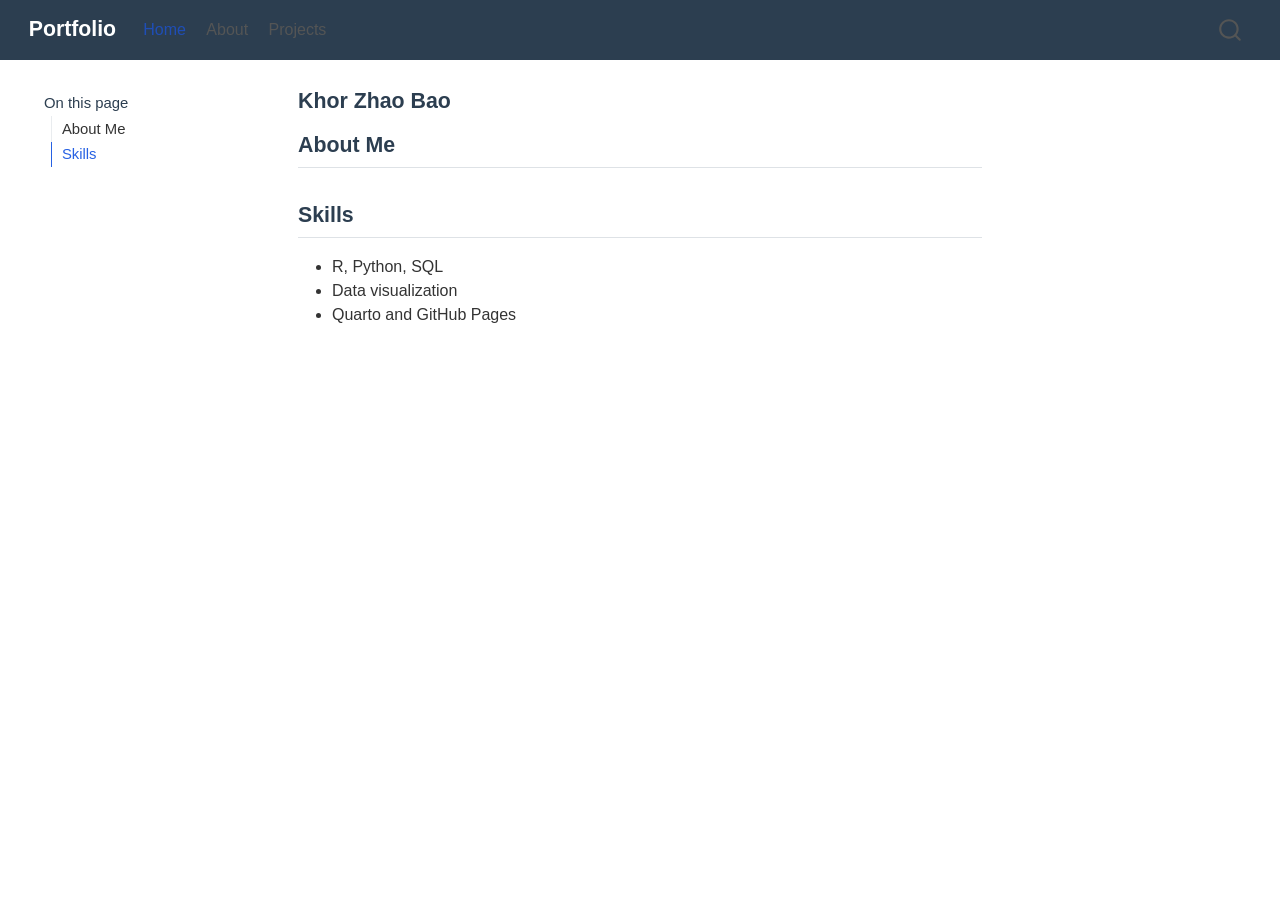
<file: docs/index.html>
<!DOCTYPE html>
<html xmlns="http://www.w3.org/1999/xhtml" lang="en" xml:lang="en"><head>

<meta charset="utf-8">
<meta name="generator" content="quarto-1.9.37">

<meta name="viewport" content="width=device-width, initial-scale=1.0, user-scalable=yes">


<title>Khor Zhao Bao – Portfolio</title>
<style>
/* Default styles provided by pandoc.
** See https://pandoc.org/MANUAL.html#variables-for-html for config info.
*/
code{white-space: pre-wrap;}
span.smallcaps{font-variant: small-caps;}
div.columns{display: flex; gap: min(4vw, 1.5em);}
div.column{flex: auto; overflow-x: auto;}
div.hanging-indent{margin-left: 1.5em; text-indent: -1.5em;}
ul.task-list{list-style: none;}
ul.task-list li input[type="checkbox"] {
  width: 0.8em;
  margin: 0 0.8em 0.2em -1em; /* quarto-specific, see https://github.com/quarto-dev/quarto-cli/issues/4556 */ 
  vertical-align: middle;
}
</style>


<script src="site_libs/quarto-nav/quarto-nav.js"></script>
<script src="site_libs/quarto-nav/headroom.min.js"></script>
<script src="site_libs/clipboard/clipboard.min.js"></script>
<script src="site_libs/quarto-search/autocomplete.umd.js"></script>
<script src="site_libs/quarto-search/fuse.min.js"></script>
<script src="site_libs/quarto-search/quarto-search.js"></script>
<meta name="quarto:offset" content="./">
<script src="site_libs/quarto-html/quarto.js" type="module"></script>
<script src="site_libs/quarto-html/tabsets/tabsets.js" type="module"></script>
<script src="site_libs/quarto-html/popper.min.js"></script>
<script src="site_libs/quarto-html/tippy.umd.min.js"></script>
<script src="site_libs/quarto-html/anchor.min.js"></script>
<link href="site_libs/quarto-html/tippy.css" rel="stylesheet">
<link href="site_libs/quarto-html/quarto-syntax-highlighting-7f8f88aac4f3542376d5c11b86a4c14d.css" rel="stylesheet" id="quarto-text-highlighting-styles">
<script src="site_libs/bootstrap/bootstrap.min.js"></script>
<link href="site_libs/bootstrap/bootstrap-icons.css" rel="stylesheet">
<link href="site_libs/bootstrap/bootstrap-a0f9fd0d421825b736dc1bbcbcba2219.min.css" rel="stylesheet" append-hash="true" id="quarto-bootstrap" data-mode="light">
<script id="quarto-search-options" type="application/json">{
  "location": "navbar",
  "copy-button": false,
  "collapse-after": 3,
  "panel-placement": "end",
  "type": "overlay",
  "limit": 50,
  "keyboard-shortcut": [
    "f",
    "/",
    "s"
  ],
  "show-item-context": false,
  "language": {
    "search-no-results-text": "No results",
    "search-matching-documents-text": "matching documents",
    "search-copy-link-title": "Copy link to search",
    "search-hide-matches-text": "Hide additional matches",
    "search-more-match-text": "more match in this document",
    "search-more-matches-text": "more matches in this document",
    "search-clear-button-title": "Clear",
    "search-text-placeholder": "",
    "search-detached-cancel-button-title": "Cancel",
    "search-submit-button-title": "Submit",
    "search-label": "Search"
  }
}</script>


<link rel="stylesheet" href="styles.css">
</head>

<body class="floating nav-fixed quarto-light">

<div id="quarto-search-results"></div>
  <header id="quarto-header" class="headroom fixed-top">
    <nav class="navbar navbar-expand-lg " data-bs-theme="dark">
      <div class="navbar-container container-fluid">
      <div class="navbar-brand-container mx-auto">
    <a class="navbar-brand" href="./index.html">
    <span class="navbar-title">Portfolio</span>
    </a>
  </div>
            <div id="quarto-search" class="" title="Search"></div>
          <button class="navbar-toggler" type="button" data-bs-toggle="collapse" data-bs-target="#navbarCollapse" aria-controls="navbarCollapse" role="menu" aria-expanded="false" aria-label="Toggle navigation" onclick="if (window.quartoToggleHeadroom) { window.quartoToggleHeadroom(); }">
  <span class="navbar-toggler-icon"></span>
</button>
          <div class="collapse navbar-collapse" id="navbarCollapse">
            <ul class="navbar-nav navbar-nav-scroll me-auto">
  <li class="nav-item">
    <a class="nav-link active" href="./index.html" aria-current="page"> 
<span class="menu-text">Home</span></a>
  </li>  
  <li class="nav-item">
    <a class="nav-link" href="./about.html"> 
<span class="menu-text">About</span></a>
  </li>  
  <li class="nav-item">
    <a class="nav-link" href="./projects.html"> 
<span class="menu-text">Projects</span></a>
  </li>  
</ul>
          </div> <!-- /navcollapse -->
            <div class="quarto-navbar-tools">
</div>
      </div> <!-- /container-fluid -->
    </nav>
</header>
<!-- content -->
<div id="quarto-content" class="quarto-container page-columns page-rows-contents page-layout-article page-navbar">
<!-- sidebar -->
  <nav id="quarto-sidebar" class="sidebar collapse collapse-horizontal quarto-sidebar-collapse-item sidebar-navigation floating overflow-auto">
    <nav id="TOC" role="doc-toc" class="toc-active">
    <h2 id="toc-title">On this page</h2>
   
  <ul>
  <li><a href="#about-me" id="toc-about-me" class="nav-link active" data-scroll-target="#about-me">About Me</a></li>
  <li><a href="#skills" id="toc-skills" class="nav-link" data-scroll-target="#skills">Skills</a></li>
  </ul>
</nav>
</nav>
<div id="quarto-sidebar-glass" class="quarto-sidebar-collapse-item" data-bs-toggle="collapse" data-bs-target=".quarto-sidebar-collapse-item"></div>
<!-- margin-sidebar -->
    <div id="quarto-margin-sidebar" class="sidebar margin-sidebar zindex-bottom">
    </div>
<!-- main -->
<main class="content" id="quarto-document-content">

<header id="title-block-header" class="quarto-title-block default">
<div class="quarto-title">
<h1 class="title">Khor Zhao Bao</h1>
</div>



<div class="quarto-title-meta">

    
  
    
  </div>
  


</header>


<section id="about-me" class="level2">
<h2 class="anchored" data-anchor-id="about-me">About Me</h2>
</section>
<section id="skills" class="level2">
<h2 class="anchored" data-anchor-id="skills">Skills</h2>
<ul>
<li>R, Python, SQL</li>
<li>Data visualization</li>
<li>Quarto and GitHub Pages</li>
</ul>


</section>

</main> <!-- /main -->
<script id="quarto-html-after-body" type="application/javascript">
  window.document.addEventListener("DOMContentLoaded", function (event) {
    const icon = "";
    const anchorJS = new window.AnchorJS();
    anchorJS.options = {
      placement: 'right',
      icon: icon
    };
    anchorJS.add('.anchored');
    const isCodeAnnotation = (el) => {
      for (const clz of el.classList) {
        if (clz.startsWith('code-annotation-')) {                     
          return true;
        }
      }
      return false;
    }
    const onCopySuccess = function(e) {
      // button target
      const button = e.trigger;
      // don't keep focus
      button.blur();
      // flash "checked"
      button.classList.add('code-copy-button-checked');
      var currentTitle = button.getAttribute("title");
      button.setAttribute("title", "Copied!");
      let tooltip;
      if (window.bootstrap) {
        button.setAttribute("data-bs-toggle", "tooltip");
        button.setAttribute("data-bs-placement", "left");
        button.setAttribute("data-bs-title", "Copied!");
        tooltip = new bootstrap.Tooltip(button, 
          { trigger: "manual", 
            customClass: "code-copy-button-tooltip",
            offset: [0, -8]});
        tooltip.show();    
      }
      setTimeout(function() {
        if (tooltip) {
          tooltip.hide();
          button.removeAttribute("data-bs-title");
          button.removeAttribute("data-bs-toggle");
          button.removeAttribute("data-bs-placement");
        }
        button.setAttribute("title", currentTitle);
        button.classList.remove('code-copy-button-checked');
      }, 1000);
      // clear code selection
      e.clearSelection();
    }
    const getTextToCopy = function(trigger) {
      const outerScaffold = trigger.parentElement.cloneNode(true);
      const codeEl = outerScaffold.querySelector('code');
      for (const childEl of codeEl.children) {
        if (isCodeAnnotation(childEl)) {
          childEl.remove();
        }
      }
      return codeEl.innerText;
    }
    const clipboard = new window.ClipboardJS('.code-copy-button:not([data-in-quarto-modal])', {
      text: getTextToCopy
    });
    clipboard.on('success', onCopySuccess);
    if (window.document.getElementById('quarto-embedded-source-code-modal')) {
      const clipboardModal = new window.ClipboardJS('.code-copy-button[data-in-quarto-modal]', {
        text: getTextToCopy,
        container: window.document.getElementById('quarto-embedded-source-code-modal')
      });
      clipboardModal.on('success', onCopySuccess);
    }
      var localhostRegex = new RegExp(/^(?:http|https):\/\/localhost\:?[0-9]*\//);
      var mailtoRegex = new RegExp(/^mailto:/);
        var filterRegex = new RegExp('/' + window.location.host + '/');
      var isInternal = (href) => {
          return filterRegex.test(href) || localhostRegex.test(href) || mailtoRegex.test(href);
      }
      // Inspect non-navigation links and adorn them if external
     var links = window.document.querySelectorAll('a[href]:not(.nav-link):not(.navbar-brand):not(.toc-action):not(.sidebar-link):not(.sidebar-item-toggle):not(.pagination-link):not(.no-external):not([aria-hidden]):not(.dropdown-item):not(.quarto-navigation-tool):not(.about-link)');
      for (var i=0; i<links.length; i++) {
        const link = links[i];
        if (!isInternal(link.href)) {
          // undo the damage that might have been done by quarto-nav.js in the case of
          // links that we want to consider external
          if (link.dataset.originalHref !== undefined) {
            link.href = link.dataset.originalHref;
          }
        }
      }
    function tippyHover(el, contentFn, onTriggerFn, onUntriggerFn) {
      const config = {
        allowHTML: true,
        maxWidth: 500,
        delay: 100,
        arrow: false,
        appendTo: function(el) {
            return el.parentElement;
        },
        interactive: true,
        interactiveBorder: 10,
        theme: 'quarto',
        placement: 'bottom-start',
      };
      if (contentFn) {
        config.content = contentFn;
      }
      if (onTriggerFn) {
        config.onTrigger = onTriggerFn;
      }
      if (onUntriggerFn) {
        config.onUntrigger = onUntriggerFn;
      }
      window.tippy(el, config); 
    }
    const noterefs = window.document.querySelectorAll('a[role="doc-noteref"]');
    for (var i=0; i<noterefs.length; i++) {
      const ref = noterefs[i];
      tippyHover(ref, function() {
        // use id or data attribute instead here
        let href = ref.getAttribute('data-footnote-href') || ref.getAttribute('href');
        try { href = new URL(href).hash; } catch {}
        const id = href.replace(/^#\/?/, "");
        const note = window.document.getElementById(id);
        if (note) {
          return note.innerHTML;
        } else {
          return "";
        }
      });
    }
    const xrefs = window.document.querySelectorAll('a.quarto-xref');
    const processXRef = (id, note) => {
      // Strip column container classes
      const stripColumnClz = (el) => {
        el.classList.remove("page-full", "page-columns");
        if (el.children) {
          for (const child of el.children) {
            stripColumnClz(child);
          }
        }
      }
      stripColumnClz(note)
      if (id === null || id.startsWith('sec-')) {
        // Special case sections, only their first couple elements
        const container = document.createElement("div");
        if (note.children && note.children.length > 2) {
          container.appendChild(note.children[0].cloneNode(true));
          for (let i = 1; i < note.children.length; i++) {
            const child = note.children[i];
            if (child.tagName === "P" && child.innerText === "") {
              continue;
            } else {
              container.appendChild(child.cloneNode(true));
              break;
            }
          }
          if (window.Quarto?.typesetMath) {
            window.Quarto.typesetMath(container);
          }
          return container.innerHTML
        } else {
          if (window.Quarto?.typesetMath) {
            window.Quarto.typesetMath(note);
          }
          return note.innerHTML;
        }
      } else {
        // Remove any anchor links if they are present
        const anchorLink = note.querySelector('a.anchorjs-link');
        if (anchorLink) {
          anchorLink.remove();
        }
        if (window.Quarto?.typesetMath) {
          window.Quarto.typesetMath(note);
        }
        if (note.classList.contains("callout")) {
          return note.outerHTML;
        } else {
          return note.innerHTML;
        }
      }
    }
    for (var i=0; i<xrefs.length; i++) {
      const xref = xrefs[i];
      tippyHover(xref, undefined, function(instance) {
        instance.disable();
        let url = xref.getAttribute('href');
        let hash = undefined; 
        if (url.startsWith('#')) {
          hash = url;
        } else {
          try { hash = new URL(url).hash; } catch {}
        }
        if (hash) {
          const id = hash.replace(/^#\/?/, "");
          const note = window.document.getElementById(id);
          if (note !== null) {
            try {
              const html = processXRef(id, note.cloneNode(true));
              instance.setContent(html);
            } finally {
              instance.enable();
              instance.show();
            }
          } else {
            // See if we can fetch this
            fetch(url.split('#')[0])
            .then(res => res.text())
            .then(html => {
              const parser = new DOMParser();
              const htmlDoc = parser.parseFromString(html, "text/html");
              const note = htmlDoc.getElementById(id);
              if (note !== null) {
                const html = processXRef(id, note);
                instance.setContent(html);
              } 
            }).finally(() => {
              instance.enable();
              instance.show();
            });
          }
        } else {
          // See if we can fetch a full url (with no hash to target)
          // This is a special case and we should probably do some content thinning / targeting
          fetch(url)
          .then(res => res.text())
          .then(html => {
            const parser = new DOMParser();
            const htmlDoc = parser.parseFromString(html, "text/html");
            const note = htmlDoc.querySelector('main.content');
            if (note !== null) {
              // This should only happen for chapter cross references
              // (since there is no id in the URL)
              // remove the first header
              if (note.children.length > 0 && note.children[0].tagName === "HEADER") {
                note.children[0].remove();
              }
              const html = processXRef(null, note);
              instance.setContent(html);
            } 
          }).finally(() => {
            instance.enable();
            instance.show();
          });
        }
      }, function(instance) {
      });
    }
        let selectedAnnoteEl;
        const selectorForAnnotation = ( cell, annotation) => {
          let cellAttr = 'data-code-cell="' + cell + '"';
          let lineAttr = 'data-code-annotation="' +  annotation + '"';
          const selector = 'span[' + cellAttr + '][' + lineAttr + ']';
          return selector;
        }
        const selectCodeLines = (annoteEl) => {
          const doc = window.document;
          const targetCell = annoteEl.getAttribute("data-target-cell");
          const targetAnnotation = annoteEl.getAttribute("data-target-annotation");
          const annoteSpan = window.document.querySelector(selectorForAnnotation(targetCell, targetAnnotation));
          const lines = annoteSpan.getAttribute("data-code-lines").split(",");
          const lineIds = lines.map((line) => {
            return targetCell + "-" + line;
          })
          let top = null;
          let height = null;
          let parent = null;
          if (lineIds.length > 0) {
              //compute the position of the single el (top and bottom and make a div)
              const el = window.document.getElementById(lineIds[0]);
              top = el.offsetTop;
              height = el.offsetHeight;
              parent = el.parentElement.parentElement;
            if (lineIds.length > 1) {
              const lastEl = window.document.getElementById(lineIds[lineIds.length - 1]);
              const bottom = lastEl.offsetTop + lastEl.offsetHeight;
              height = bottom - top;
            }
            if (top !== null && height !== null && parent !== null) {
              // cook up a div (if necessary) and position it 
              let div = window.document.getElementById("code-annotation-line-highlight");
              if (div === null) {
                div = window.document.createElement("div");
                div.setAttribute("id", "code-annotation-line-highlight");
                div.style.position = 'absolute';
                parent.appendChild(div);
              }
              div.style.top = top - 2 + "px";
              div.style.height = height + 4 + "px";
              div.style.left = 0;
              let gutterDiv = window.document.getElementById("code-annotation-line-highlight-gutter");
              if (gutterDiv === null) {
                gutterDiv = window.document.createElement("div");
                gutterDiv.setAttribute("id", "code-annotation-line-highlight-gutter");
                gutterDiv.style.position = 'absolute';
                const codeCell = window.document.getElementById(targetCell);
                const gutter = codeCell.querySelector('.code-annotation-gutter');
                gutter.appendChild(gutterDiv);
              }
              gutterDiv.style.top = top - 2 + "px";
              gutterDiv.style.height = height + 4 + "px";
            }
            selectedAnnoteEl = annoteEl;
          }
        };
        const unselectCodeLines = () => {
          const elementsIds = ["code-annotation-line-highlight", "code-annotation-line-highlight-gutter"];
          elementsIds.forEach((elId) => {
            const div = window.document.getElementById(elId);
            if (div) {
              div.remove();
            }
          });
          selectedAnnoteEl = undefined;
        };
          // Handle positioning of the toggle
      window.addEventListener(
        "resize",
        throttle(() => {
          elRect = undefined;
          if (selectedAnnoteEl) {
            selectCodeLines(selectedAnnoteEl);
          }
        }, 10)
      );
      function throttle(fn, ms) {
      let throttle = false;
      let timer;
        return (...args) => {
          if(!throttle) { // first call gets through
              fn.apply(this, args);
              throttle = true;
          } else { // all the others get throttled
              if(timer) clearTimeout(timer); // cancel #2
              timer = setTimeout(() => {
                fn.apply(this, args);
                timer = throttle = false;
              }, ms);
          }
        };
      }
        // Attach click handler to the DT
        const annoteDls = window.document.querySelectorAll('dt[data-target-cell]');
        for (const annoteDlNode of annoteDls) {
          annoteDlNode.addEventListener('click', (event) => {
            const clickedEl = event.target;
            if (clickedEl !== selectedAnnoteEl) {
              unselectCodeLines();
              const activeEl = window.document.querySelector('dt[data-target-cell].code-annotation-active');
              if (activeEl) {
                activeEl.classList.remove('code-annotation-active');
              }
              selectCodeLines(clickedEl);
              clickedEl.classList.add('code-annotation-active');
            } else {
              // Unselect the line
              unselectCodeLines();
              clickedEl.classList.remove('code-annotation-active');
            }
          });
        }
    const findCites = (el) => {
      const parentEl = el.parentElement;
      if (parentEl) {
        const cites = parentEl.dataset.cites;
        if (cites) {
          return {
            el,
            cites: cites.split(' ')
          };
        } else {
          return findCites(el.parentElement)
        }
      } else {
        return undefined;
      }
    };
    var bibliorefs = window.document.querySelectorAll('a[role="doc-biblioref"]');
    for (var i=0; i<bibliorefs.length; i++) {
      const ref = bibliorefs[i];
      const citeInfo = findCites(ref);
      if (citeInfo) {
        tippyHover(citeInfo.el, function() {
          var popup = window.document.createElement('div');
          citeInfo.cites.forEach(function(cite) {
            var citeDiv = window.document.createElement('div');
            citeDiv.classList.add('hanging-indent');
            citeDiv.classList.add('csl-entry');
            var biblioDiv = window.document.getElementById('ref-' + cite);
            if (biblioDiv) {
              citeDiv.innerHTML = biblioDiv.innerHTML;
            }
            popup.appendChild(citeDiv);
          });
          return popup.innerHTML;
        });
      }
    }
  });
  </script>
</div> <!-- /content -->




</body></html>
</file>
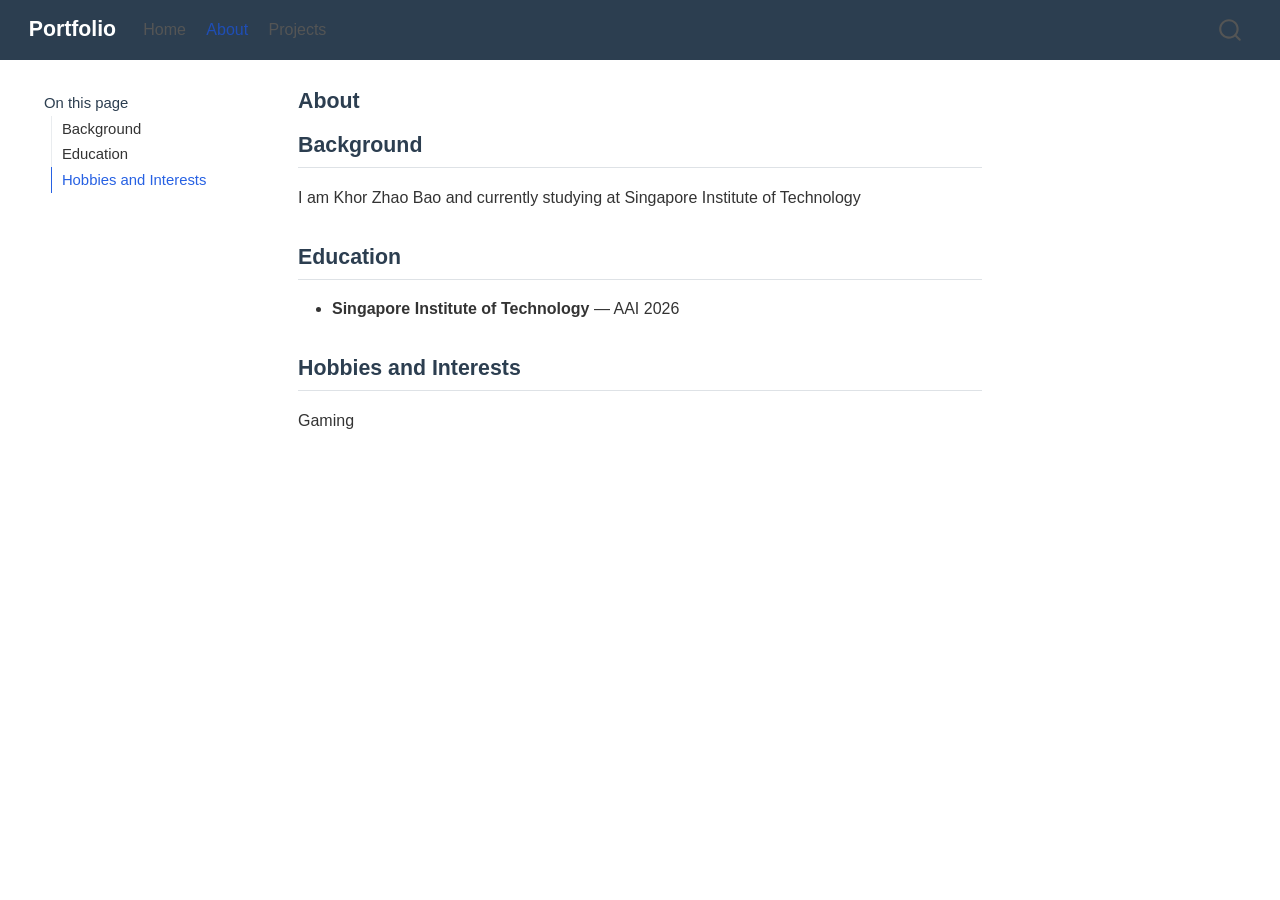
<file: docs/about.html>
<!DOCTYPE html>
<html xmlns="http://www.w3.org/1999/xhtml" lang="en" xml:lang="en"><head>

<meta charset="utf-8">
<meta name="generator" content="quarto-1.9.37">

<meta name="viewport" content="width=device-width, initial-scale=1.0, user-scalable=yes">


<title>About – Portfolio</title>
<style>
/* Default styles provided by pandoc.
** See https://pandoc.org/MANUAL.html#variables-for-html for config info.
*/
code{white-space: pre-wrap;}
span.smallcaps{font-variant: small-caps;}
div.columns{display: flex; gap: min(4vw, 1.5em);}
div.column{flex: auto; overflow-x: auto;}
div.hanging-indent{margin-left: 1.5em; text-indent: -1.5em;}
ul.task-list{list-style: none;}
ul.task-list li input[type="checkbox"] {
  width: 0.8em;
  margin: 0 0.8em 0.2em -1em; /* quarto-specific, see https://github.com/quarto-dev/quarto-cli/issues/4556 */ 
  vertical-align: middle;
}
</style>


<script src="site_libs/quarto-nav/quarto-nav.js"></script>
<script src="site_libs/quarto-nav/headroom.min.js"></script>
<script src="site_libs/clipboard/clipboard.min.js"></script>
<script src="site_libs/quarto-search/autocomplete.umd.js"></script>
<script src="site_libs/quarto-search/fuse.min.js"></script>
<script src="site_libs/quarto-search/quarto-search.js"></script>
<meta name="quarto:offset" content="./">
<script src="site_libs/quarto-html/quarto.js" type="module"></script>
<script src="site_libs/quarto-html/tabsets/tabsets.js" type="module"></script>
<script src="site_libs/quarto-html/popper.min.js"></script>
<script src="site_libs/quarto-html/tippy.umd.min.js"></script>
<script src="site_libs/quarto-html/anchor.min.js"></script>
<link href="site_libs/quarto-html/tippy.css" rel="stylesheet">
<link href="site_libs/quarto-html/quarto-syntax-highlighting-7f8f88aac4f3542376d5c11b86a4c14d.css" rel="stylesheet" id="quarto-text-highlighting-styles">
<script src="site_libs/bootstrap/bootstrap.min.js"></script>
<link href="site_libs/bootstrap/bootstrap-icons.css" rel="stylesheet">
<link href="site_libs/bootstrap/bootstrap-a0f9fd0d421825b736dc1bbcbcba2219.min.css" rel="stylesheet" append-hash="true" id="quarto-bootstrap" data-mode="light">
<script id="quarto-search-options" type="application/json">{
  "location": "navbar",
  "copy-button": false,
  "collapse-after": 3,
  "panel-placement": "end",
  "type": "overlay",
  "limit": 50,
  "keyboard-shortcut": [
    "f",
    "/",
    "s"
  ],
  "show-item-context": false,
  "language": {
    "search-no-results-text": "No results",
    "search-matching-documents-text": "matching documents",
    "search-copy-link-title": "Copy link to search",
    "search-hide-matches-text": "Hide additional matches",
    "search-more-match-text": "more match in this document",
    "search-more-matches-text": "more matches in this document",
    "search-clear-button-title": "Clear",
    "search-text-placeholder": "",
    "search-detached-cancel-button-title": "Cancel",
    "search-submit-button-title": "Submit",
    "search-label": "Search"
  }
}</script>


<link rel="stylesheet" href="styles.css">
</head>

<body class="floating nav-fixed quarto-light">

<div id="quarto-search-results"></div>
  <header id="quarto-header" class="headroom fixed-top">
    <nav class="navbar navbar-expand-lg " data-bs-theme="dark">
      <div class="navbar-container container-fluid">
      <div class="navbar-brand-container mx-auto">
    <a class="navbar-brand" href="./index.html">
    <span class="navbar-title">Portfolio</span>
    </a>
  </div>
            <div id="quarto-search" class="" title="Search"></div>
          <button class="navbar-toggler" type="button" data-bs-toggle="collapse" data-bs-target="#navbarCollapse" aria-controls="navbarCollapse" role="menu" aria-expanded="false" aria-label="Toggle navigation" onclick="if (window.quartoToggleHeadroom) { window.quartoToggleHeadroom(); }">
  <span class="navbar-toggler-icon"></span>
</button>
          <div class="collapse navbar-collapse" id="navbarCollapse">
            <ul class="navbar-nav navbar-nav-scroll me-auto">
  <li class="nav-item">
    <a class="nav-link" href="./index.html"> 
<span class="menu-text">Home</span></a>
  </li>  
  <li class="nav-item">
    <a class="nav-link active" href="./about.html" aria-current="page"> 
<span class="menu-text">About</span></a>
  </li>  
  <li class="nav-item">
    <a class="nav-link" href="./projects.html"> 
<span class="menu-text">Projects</span></a>
  </li>  
</ul>
          </div> <!-- /navcollapse -->
            <div class="quarto-navbar-tools">
</div>
      </div> <!-- /container-fluid -->
    </nav>
</header>
<!-- content -->
<div id="quarto-content" class="quarto-container page-columns page-rows-contents page-layout-article page-navbar">
<!-- sidebar -->
  <nav id="quarto-sidebar" class="sidebar collapse collapse-horizontal quarto-sidebar-collapse-item sidebar-navigation floating overflow-auto">
    <nav id="TOC" role="doc-toc" class="toc-active">
    <h2 id="toc-title">On this page</h2>
   
  <ul>
  <li><a href="#background" id="toc-background" class="nav-link active" data-scroll-target="#background">Background</a></li>
  <li><a href="#education" id="toc-education" class="nav-link" data-scroll-target="#education">Education</a></li>
  <li><a href="#hobbies-and-interests" id="toc-hobbies-and-interests" class="nav-link" data-scroll-target="#hobbies-and-interests">Hobbies and Interests</a></li>
  </ul>
</nav>
</nav>
<div id="quarto-sidebar-glass" class="quarto-sidebar-collapse-item" data-bs-toggle="collapse" data-bs-target=".quarto-sidebar-collapse-item"></div>
<!-- margin-sidebar -->
    <div id="quarto-margin-sidebar" class="sidebar margin-sidebar zindex-bottom">
    </div>
<!-- main -->
<main class="content" id="quarto-document-content">

<header id="title-block-header" class="quarto-title-block default">
<div class="quarto-title">
<h1 class="title">About</h1>
</div>



<div class="quarto-title-meta">

    
  
    
  </div>
  


</header>


<section id="background" class="level2">
<h2 class="anchored" data-anchor-id="background">Background</h2>
<p>I am Khor Zhao Bao and currently studying at Singapore Institute of Technology</p>
</section>
<section id="education" class="level2">
<h2 class="anchored" data-anchor-id="education">Education</h2>
<ul>
<li><strong>Singapore Institute of Technology</strong> — AAI 2026</li>
</ul>
</section>
<section id="hobbies-and-interests" class="level2">
<h2 class="anchored" data-anchor-id="hobbies-and-interests">Hobbies and Interests</h2>
<p>Gaming</p>


</section>

</main> <!-- /main -->
<script id="quarto-html-after-body" type="application/javascript">
  window.document.addEventListener("DOMContentLoaded", function (event) {
    const icon = "";
    const anchorJS = new window.AnchorJS();
    anchorJS.options = {
      placement: 'right',
      icon: icon
    };
    anchorJS.add('.anchored');
    const isCodeAnnotation = (el) => {
      for (const clz of el.classList) {
        if (clz.startsWith('code-annotation-')) {                     
          return true;
        }
      }
      return false;
    }
    const onCopySuccess = function(e) {
      // button target
      const button = e.trigger;
      // don't keep focus
      button.blur();
      // flash "checked"
      button.classList.add('code-copy-button-checked');
      var currentTitle = button.getAttribute("title");
      button.setAttribute("title", "Copied!");
      let tooltip;
      if (window.bootstrap) {
        button.setAttribute("data-bs-toggle", "tooltip");
        button.setAttribute("data-bs-placement", "left");
        button.setAttribute("data-bs-title", "Copied!");
        tooltip = new bootstrap.Tooltip(button, 
          { trigger: "manual", 
            customClass: "code-copy-button-tooltip",
            offset: [0, -8]});
        tooltip.show();    
      }
      setTimeout(function() {
        if (tooltip) {
          tooltip.hide();
          button.removeAttribute("data-bs-title");
          button.removeAttribute("data-bs-toggle");
          button.removeAttribute("data-bs-placement");
        }
        button.setAttribute("title", currentTitle);
        button.classList.remove('code-copy-button-checked');
      }, 1000);
      // clear code selection
      e.clearSelection();
    }
    const getTextToCopy = function(trigger) {
      const outerScaffold = trigger.parentElement.cloneNode(true);
      const codeEl = outerScaffold.querySelector('code');
      for (const childEl of codeEl.children) {
        if (isCodeAnnotation(childEl)) {
          childEl.remove();
        }
      }
      return codeEl.innerText;
    }
    const clipboard = new window.ClipboardJS('.code-copy-button:not([data-in-quarto-modal])', {
      text: getTextToCopy
    });
    clipboard.on('success', onCopySuccess);
    if (window.document.getElementById('quarto-embedded-source-code-modal')) {
      const clipboardModal = new window.ClipboardJS('.code-copy-button[data-in-quarto-modal]', {
        text: getTextToCopy,
        container: window.document.getElementById('quarto-embedded-source-code-modal')
      });
      clipboardModal.on('success', onCopySuccess);
    }
      var localhostRegex = new RegExp(/^(?:http|https):\/\/localhost\:?[0-9]*\//);
      var mailtoRegex = new RegExp(/^mailto:/);
        var filterRegex = new RegExp('/' + window.location.host + '/');
      var isInternal = (href) => {
          return filterRegex.test(href) || localhostRegex.test(href) || mailtoRegex.test(href);
      }
      // Inspect non-navigation links and adorn them if external
     var links = window.document.querySelectorAll('a[href]:not(.nav-link):not(.navbar-brand):not(.toc-action):not(.sidebar-link):not(.sidebar-item-toggle):not(.pagination-link):not(.no-external):not([aria-hidden]):not(.dropdown-item):not(.quarto-navigation-tool):not(.about-link)');
      for (var i=0; i<links.length; i++) {
        const link = links[i];
        if (!isInternal(link.href)) {
          // undo the damage that might have been done by quarto-nav.js in the case of
          // links that we want to consider external
          if (link.dataset.originalHref !== undefined) {
            link.href = link.dataset.originalHref;
          }
        }
      }
    function tippyHover(el, contentFn, onTriggerFn, onUntriggerFn) {
      const config = {
        allowHTML: true,
        maxWidth: 500,
        delay: 100,
        arrow: false,
        appendTo: function(el) {
            return el.parentElement;
        },
        interactive: true,
        interactiveBorder: 10,
        theme: 'quarto',
        placement: 'bottom-start',
      };
      if (contentFn) {
        config.content = contentFn;
      }
      if (onTriggerFn) {
        config.onTrigger = onTriggerFn;
      }
      if (onUntriggerFn) {
        config.onUntrigger = onUntriggerFn;
      }
      window.tippy(el, config); 
    }
    const noterefs = window.document.querySelectorAll('a[role="doc-noteref"]');
    for (var i=0; i<noterefs.length; i++) {
      const ref = noterefs[i];
      tippyHover(ref, function() {
        // use id or data attribute instead here
        let href = ref.getAttribute('data-footnote-href') || ref.getAttribute('href');
        try { href = new URL(href).hash; } catch {}
        const id = href.replace(/^#\/?/, "");
        const note = window.document.getElementById(id);
        if (note) {
          return note.innerHTML;
        } else {
          return "";
        }
      });
    }
    const xrefs = window.document.querySelectorAll('a.quarto-xref');
    const processXRef = (id, note) => {
      // Strip column container classes
      const stripColumnClz = (el) => {
        el.classList.remove("page-full", "page-columns");
        if (el.children) {
          for (const child of el.children) {
            stripColumnClz(child);
          }
        }
      }
      stripColumnClz(note)
      if (id === null || id.startsWith('sec-')) {
        // Special case sections, only their first couple elements
        const container = document.createElement("div");
        if (note.children && note.children.length > 2) {
          container.appendChild(note.children[0].cloneNode(true));
          for (let i = 1; i < note.children.length; i++) {
            const child = note.children[i];
            if (child.tagName === "P" && child.innerText === "") {
              continue;
            } else {
              container.appendChild(child.cloneNode(true));
              break;
            }
          }
          if (window.Quarto?.typesetMath) {
            window.Quarto.typesetMath(container);
          }
          return container.innerHTML
        } else {
          if (window.Quarto?.typesetMath) {
            window.Quarto.typesetMath(note);
          }
          return note.innerHTML;
        }
      } else {
        // Remove any anchor links if they are present
        const anchorLink = note.querySelector('a.anchorjs-link');
        if (anchorLink) {
          anchorLink.remove();
        }
        if (window.Quarto?.typesetMath) {
          window.Quarto.typesetMath(note);
        }
        if (note.classList.contains("callout")) {
          return note.outerHTML;
        } else {
          return note.innerHTML;
        }
      }
    }
    for (var i=0; i<xrefs.length; i++) {
      const xref = xrefs[i];
      tippyHover(xref, undefined, function(instance) {
        instance.disable();
        let url = xref.getAttribute('href');
        let hash = undefined; 
        if (url.startsWith('#')) {
          hash = url;
        } else {
          try { hash = new URL(url).hash; } catch {}
        }
        if (hash) {
          const id = hash.replace(/^#\/?/, "");
          const note = window.document.getElementById(id);
          if (note !== null) {
            try {
              const html = processXRef(id, note.cloneNode(true));
              instance.setContent(html);
            } finally {
              instance.enable();
              instance.show();
            }
          } else {
            // See if we can fetch this
            fetch(url.split('#')[0])
            .then(res => res.text())
            .then(html => {
              const parser = new DOMParser();
              const htmlDoc = parser.parseFromString(html, "text/html");
              const note = htmlDoc.getElementById(id);
              if (note !== null) {
                const html = processXRef(id, note);
                instance.setContent(html);
              } 
            }).finally(() => {
              instance.enable();
              instance.show();
            });
          }
        } else {
          // See if we can fetch a full url (with no hash to target)
          // This is a special case and we should probably do some content thinning / targeting
          fetch(url)
          .then(res => res.text())
          .then(html => {
            const parser = new DOMParser();
            const htmlDoc = parser.parseFromString(html, "text/html");
            const note = htmlDoc.querySelector('main.content');
            if (note !== null) {
              // This should only happen for chapter cross references
              // (since there is no id in the URL)
              // remove the first header
              if (note.children.length > 0 && note.children[0].tagName === "HEADER") {
                note.children[0].remove();
              }
              const html = processXRef(null, note);
              instance.setContent(html);
            } 
          }).finally(() => {
            instance.enable();
            instance.show();
          });
        }
      }, function(instance) {
      });
    }
        let selectedAnnoteEl;
        const selectorForAnnotation = ( cell, annotation) => {
          let cellAttr = 'data-code-cell="' + cell + '"';
          let lineAttr = 'data-code-annotation="' +  annotation + '"';
          const selector = 'span[' + cellAttr + '][' + lineAttr + ']';
          return selector;
        }
        const selectCodeLines = (annoteEl) => {
          const doc = window.document;
          const targetCell = annoteEl.getAttribute("data-target-cell");
          const targetAnnotation = annoteEl.getAttribute("data-target-annotation");
          const annoteSpan = window.document.querySelector(selectorForAnnotation(targetCell, targetAnnotation));
          const lines = annoteSpan.getAttribute("data-code-lines").split(",");
          const lineIds = lines.map((line) => {
            return targetCell + "-" + line;
          })
          let top = null;
          let height = null;
          let parent = null;
          if (lineIds.length > 0) {
              //compute the position of the single el (top and bottom and make a div)
              const el = window.document.getElementById(lineIds[0]);
              top = el.offsetTop;
              height = el.offsetHeight;
              parent = el.parentElement.parentElement;
            if (lineIds.length > 1) {
              const lastEl = window.document.getElementById(lineIds[lineIds.length - 1]);
              const bottom = lastEl.offsetTop + lastEl.offsetHeight;
              height = bottom - top;
            }
            if (top !== null && height !== null && parent !== null) {
              // cook up a div (if necessary) and position it 
              let div = window.document.getElementById("code-annotation-line-highlight");
              if (div === null) {
                div = window.document.createElement("div");
                div.setAttribute("id", "code-annotation-line-highlight");
                div.style.position = 'absolute';
                parent.appendChild(div);
              }
              div.style.top = top - 2 + "px";
              div.style.height = height + 4 + "px";
              div.style.left = 0;
              let gutterDiv = window.document.getElementById("code-annotation-line-highlight-gutter");
              if (gutterDiv === null) {
                gutterDiv = window.document.createElement("div");
                gutterDiv.setAttribute("id", "code-annotation-line-highlight-gutter");
                gutterDiv.style.position = 'absolute';
                const codeCell = window.document.getElementById(targetCell);
                const gutter = codeCell.querySelector('.code-annotation-gutter');
                gutter.appendChild(gutterDiv);
              }
              gutterDiv.style.top = top - 2 + "px";
              gutterDiv.style.height = height + 4 + "px";
            }
            selectedAnnoteEl = annoteEl;
          }
        };
        const unselectCodeLines = () => {
          const elementsIds = ["code-annotation-line-highlight", "code-annotation-line-highlight-gutter"];
          elementsIds.forEach((elId) => {
            const div = window.document.getElementById(elId);
            if (div) {
              div.remove();
            }
          });
          selectedAnnoteEl = undefined;
        };
          // Handle positioning of the toggle
      window.addEventListener(
        "resize",
        throttle(() => {
          elRect = undefined;
          if (selectedAnnoteEl) {
            selectCodeLines(selectedAnnoteEl);
          }
        }, 10)
      );
      function throttle(fn, ms) {
      let throttle = false;
      let timer;
        return (...args) => {
          if(!throttle) { // first call gets through
              fn.apply(this, args);
              throttle = true;
          } else { // all the others get throttled
              if(timer) clearTimeout(timer); // cancel #2
              timer = setTimeout(() => {
                fn.apply(this, args);
                timer = throttle = false;
              }, ms);
          }
        };
      }
        // Attach click handler to the DT
        const annoteDls = window.document.querySelectorAll('dt[data-target-cell]');
        for (const annoteDlNode of annoteDls) {
          annoteDlNode.addEventListener('click', (event) => {
            const clickedEl = event.target;
            if (clickedEl !== selectedAnnoteEl) {
              unselectCodeLines();
              const activeEl = window.document.querySelector('dt[data-target-cell].code-annotation-active');
              if (activeEl) {
                activeEl.classList.remove('code-annotation-active');
              }
              selectCodeLines(clickedEl);
              clickedEl.classList.add('code-annotation-active');
            } else {
              // Unselect the line
              unselectCodeLines();
              clickedEl.classList.remove('code-annotation-active');
            }
          });
        }
    const findCites = (el) => {
      const parentEl = el.parentElement;
      if (parentEl) {
        const cites = parentEl.dataset.cites;
        if (cites) {
          return {
            el,
            cites: cites.split(' ')
          };
        } else {
          return findCites(el.parentElement)
        }
      } else {
        return undefined;
      }
    };
    var bibliorefs = window.document.querySelectorAll('a[role="doc-biblioref"]');
    for (var i=0; i<bibliorefs.length; i++) {
      const ref = bibliorefs[i];
      const citeInfo = findCites(ref);
      if (citeInfo) {
        tippyHover(citeInfo.el, function() {
          var popup = window.document.createElement('div');
          citeInfo.cites.forEach(function(cite) {
            var citeDiv = window.document.createElement('div');
            citeDiv.classList.add('hanging-indent');
            citeDiv.classList.add('csl-entry');
            var biblioDiv = window.document.getElementById('ref-' + cite);
            if (biblioDiv) {
              citeDiv.innerHTML = biblioDiv.innerHTML;
            }
            popup.appendChild(citeDiv);
          });
          return popup.innerHTML;
        });
      }
    }
  });
  </script>
</div> <!-- /content -->




</body></html>
</file>
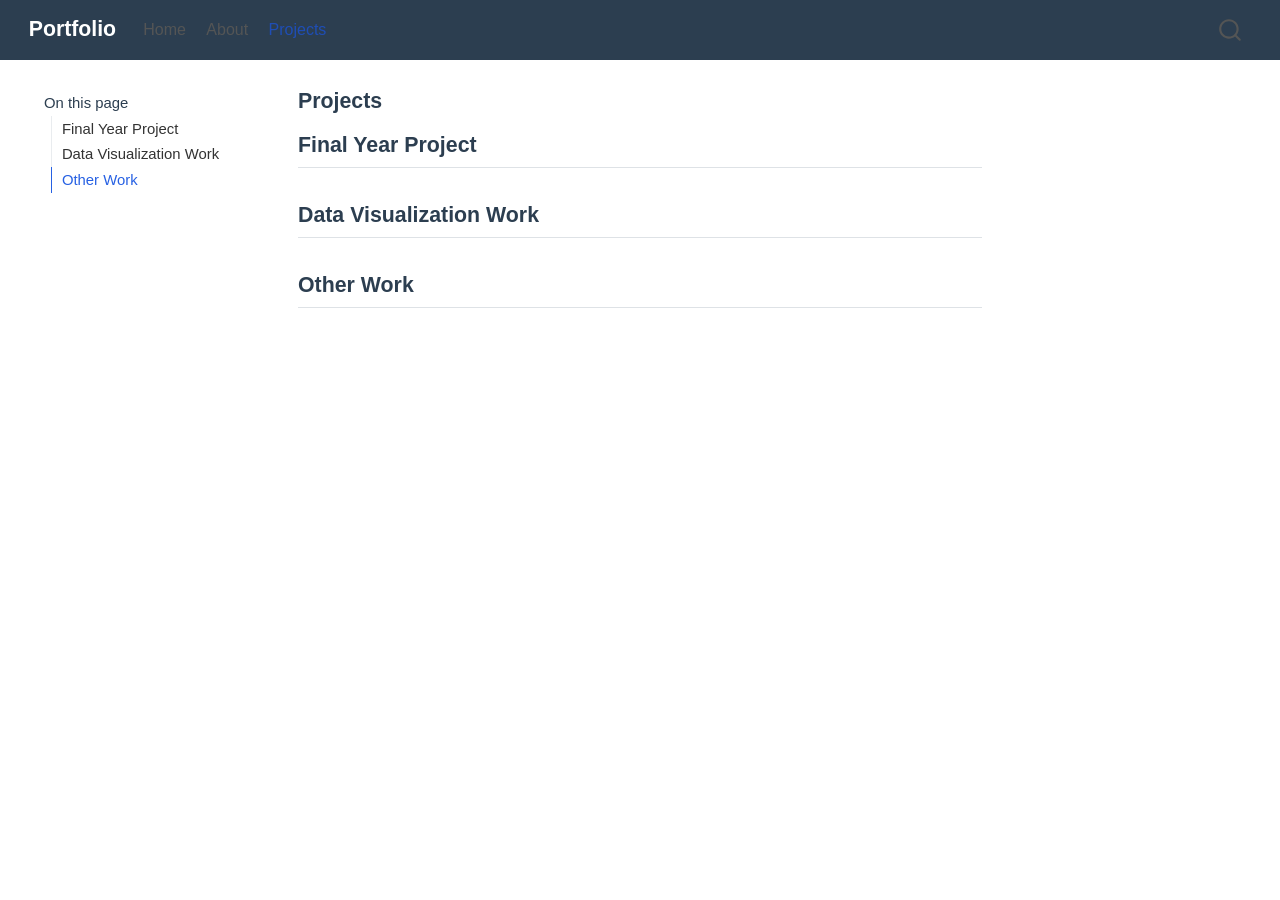
<file: docs/projects.html>
<!DOCTYPE html>
<html xmlns="http://www.w3.org/1999/xhtml" lang="en" xml:lang="en"><head>

<meta charset="utf-8">
<meta name="generator" content="quarto-1.9.37">

<meta name="viewport" content="width=device-width, initial-scale=1.0, user-scalable=yes">


<title>Projects – Portfolio</title>
<style>
/* Default styles provided by pandoc.
** See https://pandoc.org/MANUAL.html#variables-for-html for config info.
*/
code{white-space: pre-wrap;}
span.smallcaps{font-variant: small-caps;}
div.columns{display: flex; gap: min(4vw, 1.5em);}
div.column{flex: auto; overflow-x: auto;}
div.hanging-indent{margin-left: 1.5em; text-indent: -1.5em;}
ul.task-list{list-style: none;}
ul.task-list li input[type="checkbox"] {
  width: 0.8em;
  margin: 0 0.8em 0.2em -1em; /* quarto-specific, see https://github.com/quarto-dev/quarto-cli/issues/4556 */ 
  vertical-align: middle;
}
</style>


<script src="site_libs/quarto-nav/quarto-nav.js"></script>
<script src="site_libs/quarto-nav/headroom.min.js"></script>
<script src="site_libs/clipboard/clipboard.min.js"></script>
<script src="site_libs/quarto-search/autocomplete.umd.js"></script>
<script src="site_libs/quarto-search/fuse.min.js"></script>
<script src="site_libs/quarto-search/quarto-search.js"></script>
<meta name="quarto:offset" content="./">
<script src="site_libs/quarto-html/quarto.js" type="module"></script>
<script src="site_libs/quarto-html/tabsets/tabsets.js" type="module"></script>
<script src="site_libs/quarto-html/popper.min.js"></script>
<script src="site_libs/quarto-html/tippy.umd.min.js"></script>
<script src="site_libs/quarto-html/anchor.min.js"></script>
<link href="site_libs/quarto-html/tippy.css" rel="stylesheet">
<link href="site_libs/quarto-html/quarto-syntax-highlighting-7f8f88aac4f3542376d5c11b86a4c14d.css" rel="stylesheet" id="quarto-text-highlighting-styles">
<script src="site_libs/bootstrap/bootstrap.min.js"></script>
<link href="site_libs/bootstrap/bootstrap-icons.css" rel="stylesheet">
<link href="site_libs/bootstrap/bootstrap-a0f9fd0d421825b736dc1bbcbcba2219.min.css" rel="stylesheet" append-hash="true" id="quarto-bootstrap" data-mode="light">
<script id="quarto-search-options" type="application/json">{
  "location": "navbar",
  "copy-button": false,
  "collapse-after": 3,
  "panel-placement": "end",
  "type": "overlay",
  "limit": 50,
  "keyboard-shortcut": [
    "f",
    "/",
    "s"
  ],
  "show-item-context": false,
  "language": {
    "search-no-results-text": "No results",
    "search-matching-documents-text": "matching documents",
    "search-copy-link-title": "Copy link to search",
    "search-hide-matches-text": "Hide additional matches",
    "search-more-match-text": "more match in this document",
    "search-more-matches-text": "more matches in this document",
    "search-clear-button-title": "Clear",
    "search-text-placeholder": "",
    "search-detached-cancel-button-title": "Cancel",
    "search-submit-button-title": "Submit",
    "search-label": "Search"
  }
}</script>


<link rel="stylesheet" href="styles.css">
</head>

<body class="floating nav-fixed quarto-light">

<div id="quarto-search-results"></div>
  <header id="quarto-header" class="headroom fixed-top">
    <nav class="navbar navbar-expand-lg " data-bs-theme="dark">
      <div class="navbar-container container-fluid">
      <div class="navbar-brand-container mx-auto">
    <a class="navbar-brand" href="./index.html">
    <span class="navbar-title">Portfolio</span>
    </a>
  </div>
            <div id="quarto-search" class="" title="Search"></div>
          <button class="navbar-toggler" type="button" data-bs-toggle="collapse" data-bs-target="#navbarCollapse" aria-controls="navbarCollapse" role="menu" aria-expanded="false" aria-label="Toggle navigation" onclick="if (window.quartoToggleHeadroom) { window.quartoToggleHeadroom(); }">
  <span class="navbar-toggler-icon"></span>
</button>
          <div class="collapse navbar-collapse" id="navbarCollapse">
            <ul class="navbar-nav navbar-nav-scroll me-auto">
  <li class="nav-item">
    <a class="nav-link" href="./index.html"> 
<span class="menu-text">Home</span></a>
  </li>  
  <li class="nav-item">
    <a class="nav-link" href="./about.html"> 
<span class="menu-text">About</span></a>
  </li>  
  <li class="nav-item">
    <a class="nav-link active" href="./projects.html" aria-current="page"> 
<span class="menu-text">Projects</span></a>
  </li>  
</ul>
          </div> <!-- /navcollapse -->
            <div class="quarto-navbar-tools">
</div>
      </div> <!-- /container-fluid -->
    </nav>
</header>
<!-- content -->
<div id="quarto-content" class="quarto-container page-columns page-rows-contents page-layout-article page-navbar">
<!-- sidebar -->
  <nav id="quarto-sidebar" class="sidebar collapse collapse-horizontal quarto-sidebar-collapse-item sidebar-navigation floating overflow-auto">
    <nav id="TOC" role="doc-toc" class="toc-active">
    <h2 id="toc-title">On this page</h2>
   
  <ul>
  <li><a href="#final-year-project" id="toc-final-year-project" class="nav-link active" data-scroll-target="#final-year-project">Final Year Project</a></li>
  <li><a href="#data-visualization-work" id="toc-data-visualization-work" class="nav-link" data-scroll-target="#data-visualization-work">Data Visualization Work</a></li>
  <li><a href="#other-work" id="toc-other-work" class="nav-link" data-scroll-target="#other-work">Other Work</a></li>
  </ul>
</nav>
</nav>
<div id="quarto-sidebar-glass" class="quarto-sidebar-collapse-item" data-bs-toggle="collapse" data-bs-target=".quarto-sidebar-collapse-item"></div>
<!-- margin-sidebar -->
    <div id="quarto-margin-sidebar" class="sidebar margin-sidebar zindex-bottom">
    </div>
<!-- main -->
<main class="content" id="quarto-document-content">

<header id="title-block-header" class="quarto-title-block default">
<div class="quarto-title">
<h1 class="title">Projects</h1>
</div>



<div class="quarto-title-meta">

    
  
    
  </div>
  


</header>


<section id="final-year-project" class="level2">
<h2 class="anchored" data-anchor-id="final-year-project">Final Year Project</h2>
</section>
<section id="data-visualization-work" class="level2">
<h2 class="anchored" data-anchor-id="data-visualization-work">Data Visualization Work</h2>
</section>
<section id="other-work" class="level2">
<h2 class="anchored" data-anchor-id="other-work">Other Work</h2>


</section>

</main> <!-- /main -->
<script id="quarto-html-after-body" type="application/javascript">
  window.document.addEventListener("DOMContentLoaded", function (event) {
    const icon = "";
    const anchorJS = new window.AnchorJS();
    anchorJS.options = {
      placement: 'right',
      icon: icon
    };
    anchorJS.add('.anchored');
    const isCodeAnnotation = (el) => {
      for (const clz of el.classList) {
        if (clz.startsWith('code-annotation-')) {                     
          return true;
        }
      }
      return false;
    }
    const onCopySuccess = function(e) {
      // button target
      const button = e.trigger;
      // don't keep focus
      button.blur();
      // flash "checked"
      button.classList.add('code-copy-button-checked');
      var currentTitle = button.getAttribute("title");
      button.setAttribute("title", "Copied!");
      let tooltip;
      if (window.bootstrap) {
        button.setAttribute("data-bs-toggle", "tooltip");
        button.setAttribute("data-bs-placement", "left");
        button.setAttribute("data-bs-title", "Copied!");
        tooltip = new bootstrap.Tooltip(button, 
          { trigger: "manual", 
            customClass: "code-copy-button-tooltip",
            offset: [0, -8]});
        tooltip.show();    
      }
      setTimeout(function() {
        if (tooltip) {
          tooltip.hide();
          button.removeAttribute("data-bs-title");
          button.removeAttribute("data-bs-toggle");
          button.removeAttribute("data-bs-placement");
        }
        button.setAttribute("title", currentTitle);
        button.classList.remove('code-copy-button-checked');
      }, 1000);
      // clear code selection
      e.clearSelection();
    }
    const getTextToCopy = function(trigger) {
      const outerScaffold = trigger.parentElement.cloneNode(true);
      const codeEl = outerScaffold.querySelector('code');
      for (const childEl of codeEl.children) {
        if (isCodeAnnotation(childEl)) {
          childEl.remove();
        }
      }
      return codeEl.innerText;
    }
    const clipboard = new window.ClipboardJS('.code-copy-button:not([data-in-quarto-modal])', {
      text: getTextToCopy
    });
    clipboard.on('success', onCopySuccess);
    if (window.document.getElementById('quarto-embedded-source-code-modal')) {
      const clipboardModal = new window.ClipboardJS('.code-copy-button[data-in-quarto-modal]', {
        text: getTextToCopy,
        container: window.document.getElementById('quarto-embedded-source-code-modal')
      });
      clipboardModal.on('success', onCopySuccess);
    }
      var localhostRegex = new RegExp(/^(?:http|https):\/\/localhost\:?[0-9]*\//);
      var mailtoRegex = new RegExp(/^mailto:/);
        var filterRegex = new RegExp('/' + window.location.host + '/');
      var isInternal = (href) => {
          return filterRegex.test(href) || localhostRegex.test(href) || mailtoRegex.test(href);
      }
      // Inspect non-navigation links and adorn them if external
     var links = window.document.querySelectorAll('a[href]:not(.nav-link):not(.navbar-brand):not(.toc-action):not(.sidebar-link):not(.sidebar-item-toggle):not(.pagination-link):not(.no-external):not([aria-hidden]):not(.dropdown-item):not(.quarto-navigation-tool):not(.about-link)');
      for (var i=0; i<links.length; i++) {
        const link = links[i];
        if (!isInternal(link.href)) {
          // undo the damage that might have been done by quarto-nav.js in the case of
          // links that we want to consider external
          if (link.dataset.originalHref !== undefined) {
            link.href = link.dataset.originalHref;
          }
        }
      }
    function tippyHover(el, contentFn, onTriggerFn, onUntriggerFn) {
      const config = {
        allowHTML: true,
        maxWidth: 500,
        delay: 100,
        arrow: false,
        appendTo: function(el) {
            return el.parentElement;
        },
        interactive: true,
        interactiveBorder: 10,
        theme: 'quarto',
        placement: 'bottom-start',
      };
      if (contentFn) {
        config.content = contentFn;
      }
      if (onTriggerFn) {
        config.onTrigger = onTriggerFn;
      }
      if (onUntriggerFn) {
        config.onUntrigger = onUntriggerFn;
      }
      window.tippy(el, config); 
    }
    const noterefs = window.document.querySelectorAll('a[role="doc-noteref"]');
    for (var i=0; i<noterefs.length; i++) {
      const ref = noterefs[i];
      tippyHover(ref, function() {
        // use id or data attribute instead here
        let href = ref.getAttribute('data-footnote-href') || ref.getAttribute('href');
        try { href = new URL(href).hash; } catch {}
        const id = href.replace(/^#\/?/, "");
        const note = window.document.getElementById(id);
        if (note) {
          return note.innerHTML;
        } else {
          return "";
        }
      });
    }
    const xrefs = window.document.querySelectorAll('a.quarto-xref');
    const processXRef = (id, note) => {
      // Strip column container classes
      const stripColumnClz = (el) => {
        el.classList.remove("page-full", "page-columns");
        if (el.children) {
          for (const child of el.children) {
            stripColumnClz(child);
          }
        }
      }
      stripColumnClz(note)
      if (id === null || id.startsWith('sec-')) {
        // Special case sections, only their first couple elements
        const container = document.createElement("div");
        if (note.children && note.children.length > 2) {
          container.appendChild(note.children[0].cloneNode(true));
          for (let i = 1; i < note.children.length; i++) {
            const child = note.children[i];
            if (child.tagName === "P" && child.innerText === "") {
              continue;
            } else {
              container.appendChild(child.cloneNode(true));
              break;
            }
          }
          if (window.Quarto?.typesetMath) {
            window.Quarto.typesetMath(container);
          }
          return container.innerHTML
        } else {
          if (window.Quarto?.typesetMath) {
            window.Quarto.typesetMath(note);
          }
          return note.innerHTML;
        }
      } else {
        // Remove any anchor links if they are present
        const anchorLink = note.querySelector('a.anchorjs-link');
        if (anchorLink) {
          anchorLink.remove();
        }
        if (window.Quarto?.typesetMath) {
          window.Quarto.typesetMath(note);
        }
        if (note.classList.contains("callout")) {
          return note.outerHTML;
        } else {
          return note.innerHTML;
        }
      }
    }
    for (var i=0; i<xrefs.length; i++) {
      const xref = xrefs[i];
      tippyHover(xref, undefined, function(instance) {
        instance.disable();
        let url = xref.getAttribute('href');
        let hash = undefined; 
        if (url.startsWith('#')) {
          hash = url;
        } else {
          try { hash = new URL(url).hash; } catch {}
        }
        if (hash) {
          const id = hash.replace(/^#\/?/, "");
          const note = window.document.getElementById(id);
          if (note !== null) {
            try {
              const html = processXRef(id, note.cloneNode(true));
              instance.setContent(html);
            } finally {
              instance.enable();
              instance.show();
            }
          } else {
            // See if we can fetch this
            fetch(url.split('#')[0])
            .then(res => res.text())
            .then(html => {
              const parser = new DOMParser();
              const htmlDoc = parser.parseFromString(html, "text/html");
              const note = htmlDoc.getElementById(id);
              if (note !== null) {
                const html = processXRef(id, note);
                instance.setContent(html);
              } 
            }).finally(() => {
              instance.enable();
              instance.show();
            });
          }
        } else {
          // See if we can fetch a full url (with no hash to target)
          // This is a special case and we should probably do some content thinning / targeting
          fetch(url)
          .then(res => res.text())
          .then(html => {
            const parser = new DOMParser();
            const htmlDoc = parser.parseFromString(html, "text/html");
            const note = htmlDoc.querySelector('main.content');
            if (note !== null) {
              // This should only happen for chapter cross references
              // (since there is no id in the URL)
              // remove the first header
              if (note.children.length > 0 && note.children[0].tagName === "HEADER") {
                note.children[0].remove();
              }
              const html = processXRef(null, note);
              instance.setContent(html);
            } 
          }).finally(() => {
            instance.enable();
            instance.show();
          });
        }
      }, function(instance) {
      });
    }
        let selectedAnnoteEl;
        const selectorForAnnotation = ( cell, annotation) => {
          let cellAttr = 'data-code-cell="' + cell + '"';
          let lineAttr = 'data-code-annotation="' +  annotation + '"';
          const selector = 'span[' + cellAttr + '][' + lineAttr + ']';
          return selector;
        }
        const selectCodeLines = (annoteEl) => {
          const doc = window.document;
          const targetCell = annoteEl.getAttribute("data-target-cell");
          const targetAnnotation = annoteEl.getAttribute("data-target-annotation");
          const annoteSpan = window.document.querySelector(selectorForAnnotation(targetCell, targetAnnotation));
          const lines = annoteSpan.getAttribute("data-code-lines").split(",");
          const lineIds = lines.map((line) => {
            return targetCell + "-" + line;
          })
          let top = null;
          let height = null;
          let parent = null;
          if (lineIds.length > 0) {
              //compute the position of the single el (top and bottom and make a div)
              const el = window.document.getElementById(lineIds[0]);
              top = el.offsetTop;
              height = el.offsetHeight;
              parent = el.parentElement.parentElement;
            if (lineIds.length > 1) {
              const lastEl = window.document.getElementById(lineIds[lineIds.length - 1]);
              const bottom = lastEl.offsetTop + lastEl.offsetHeight;
              height = bottom - top;
            }
            if (top !== null && height !== null && parent !== null) {
              // cook up a div (if necessary) and position it 
              let div = window.document.getElementById("code-annotation-line-highlight");
              if (div === null) {
                div = window.document.createElement("div");
                div.setAttribute("id", "code-annotation-line-highlight");
                div.style.position = 'absolute';
                parent.appendChild(div);
              }
              div.style.top = top - 2 + "px";
              div.style.height = height + 4 + "px";
              div.style.left = 0;
              let gutterDiv = window.document.getElementById("code-annotation-line-highlight-gutter");
              if (gutterDiv === null) {
                gutterDiv = window.document.createElement("div");
                gutterDiv.setAttribute("id", "code-annotation-line-highlight-gutter");
                gutterDiv.style.position = 'absolute';
                const codeCell = window.document.getElementById(targetCell);
                const gutter = codeCell.querySelector('.code-annotation-gutter');
                gutter.appendChild(gutterDiv);
              }
              gutterDiv.style.top = top - 2 + "px";
              gutterDiv.style.height = height + 4 + "px";
            }
            selectedAnnoteEl = annoteEl;
          }
        };
        const unselectCodeLines = () => {
          const elementsIds = ["code-annotation-line-highlight", "code-annotation-line-highlight-gutter"];
          elementsIds.forEach((elId) => {
            const div = window.document.getElementById(elId);
            if (div) {
              div.remove();
            }
          });
          selectedAnnoteEl = undefined;
        };
          // Handle positioning of the toggle
      window.addEventListener(
        "resize",
        throttle(() => {
          elRect = undefined;
          if (selectedAnnoteEl) {
            selectCodeLines(selectedAnnoteEl);
          }
        }, 10)
      );
      function throttle(fn, ms) {
      let throttle = false;
      let timer;
        return (...args) => {
          if(!throttle) { // first call gets through
              fn.apply(this, args);
              throttle = true;
          } else { // all the others get throttled
              if(timer) clearTimeout(timer); // cancel #2
              timer = setTimeout(() => {
                fn.apply(this, args);
                timer = throttle = false;
              }, ms);
          }
        };
      }
        // Attach click handler to the DT
        const annoteDls = window.document.querySelectorAll('dt[data-target-cell]');
        for (const annoteDlNode of annoteDls) {
          annoteDlNode.addEventListener('click', (event) => {
            const clickedEl = event.target;
            if (clickedEl !== selectedAnnoteEl) {
              unselectCodeLines();
              const activeEl = window.document.querySelector('dt[data-target-cell].code-annotation-active');
              if (activeEl) {
                activeEl.classList.remove('code-annotation-active');
              }
              selectCodeLines(clickedEl);
              clickedEl.classList.add('code-annotation-active');
            } else {
              // Unselect the line
              unselectCodeLines();
              clickedEl.classList.remove('code-annotation-active');
            }
          });
        }
    const findCites = (el) => {
      const parentEl = el.parentElement;
      if (parentEl) {
        const cites = parentEl.dataset.cites;
        if (cites) {
          return {
            el,
            cites: cites.split(' ')
          };
        } else {
          return findCites(el.parentElement)
        }
      } else {
        return undefined;
      }
    };
    var bibliorefs = window.document.querySelectorAll('a[role="doc-biblioref"]');
    for (var i=0; i<bibliorefs.length; i++) {
      const ref = bibliorefs[i];
      const citeInfo = findCites(ref);
      if (citeInfo) {
        tippyHover(citeInfo.el, function() {
          var popup = window.document.createElement('div');
          citeInfo.cites.forEach(function(cite) {
            var citeDiv = window.document.createElement('div');
            citeDiv.classList.add('hanging-indent');
            citeDiv.classList.add('csl-entry');
            var biblioDiv = window.document.getElementById('ref-' + cite);
            if (biblioDiv) {
              citeDiv.innerHTML = biblioDiv.innerHTML;
            }
            popup.appendChild(citeDiv);
          });
          return popup.innerHTML;
        });
      }
    }
  });
  </script>
</div> <!-- /content -->




</body></html>
</file>
<file: docs/site_libs/quarto-html/tippy.css>
.tippy-box[data-animation=fade][data-state=hidden]{opacity:0}[data-tippy-root]{max-width:calc(100vw - 10px)}.tippy-box{position:relative;background-color:#333;color:#fff;border-radius:4px;font-size:14px;line-height:1.4;white-space:normal;outline:0;transition-property:transform,visibility,opacity}.tippy-box[data-placement^=top]>.tippy-arrow{bottom:0}.tippy-box[data-placement^=top]>.tippy-arrow:before{bottom:-7px;left:0;border-width:8px 8px 0;border-top-color:initial;transform-origin:center top}.tippy-box[data-placement^=bottom]>.tippy-arrow{top:0}.tippy-box[data-placement^=bottom]>.tippy-arrow:before{top:-7px;left:0;border-width:0 8px 8px;border-bottom-color:initial;transform-origin:center bottom}.tippy-box[data-placement^=left]>.tippy-arrow{right:0}.tippy-box[data-placement^=left]>.tippy-arrow:before{border-width:8px 0 8px 8px;border-left-color:initial;right:-7px;transform-origin:center left}.tippy-box[data-placement^=right]>.tippy-arrow{left:0}.tippy-box[data-placement^=right]>.tippy-arrow:before{left:-7px;border-width:8px 8px 8px 0;border-right-color:initial;transform-origin:center right}.tippy-box[data-inertia][data-state=visible]{transition-timing-function:cubic-bezier(.54,1.5,.38,1.11)}.tippy-arrow{width:16px;height:16px;color:#333}.tippy-arrow:before{content:"";position:absolute;border-color:transparent;border-style:solid}.tippy-content{position:relative;padding:5px 9px;z-index:1}
</file>
<file: docs/site_libs/quarto-html/quarto-syntax-highlighting-7f8f88aac4f3542376d5c11b86a4c14d.css>
/* quarto syntax highlight colors */
:root {
  --quarto-hl-ot-color: #003B4F;
  --quarto-hl-at-color: #657422;
  --quarto-hl-ss-color: #20794D;
  --quarto-hl-an-color: #5E5E5E;
  --quarto-hl-fu-color: #4758AB;
  --quarto-hl-st-color: #20794D;
  --quarto-hl-cf-color: #003B4F;
  --quarto-hl-op-color: #5E5E5E;
  --quarto-hl-er-color: #AD0000;
  --quarto-hl-bn-color: #AD0000;
  --quarto-hl-al-color: #AD0000;
  --quarto-hl-va-color: #111111;
  --quarto-hl-bu-color: inherit;
  --quarto-hl-ex-color: inherit;
  --quarto-hl-pp-color: #AD0000;
  --quarto-hl-in-color: #5E5E5E;
  --quarto-hl-vs-color: #20794D;
  --quarto-hl-wa-color: #5E5E5E;
  --quarto-hl-do-color: #5E5E5E;
  --quarto-hl-im-color: #00769E;
  --quarto-hl-ch-color: #20794D;
  --quarto-hl-dt-color: #AD0000;
  --quarto-hl-fl-color: #AD0000;
  --quarto-hl-co-color: #5E5E5E;
  --quarto-hl-cv-color: #5E5E5E;
  --quarto-hl-cn-color: #8f5902;
  --quarto-hl-sc-color: #5E5E5E;
  --quarto-hl-dv-color: #AD0000;
  --quarto-hl-kw-color: #003B4F;
}

/* other quarto variables */
:root {
  --quarto-font-monospace: SFMono-Regular, Menlo, Monaco, Consolas, "Liberation Mono", "Courier New", monospace;
}

/* syntax highlight based on Pandoc's rules */
pre > code.sourceCode > span {
  color: #003B4F;
}

code.sourceCode > span {
  color: #003B4F;
}

div.sourceCode,
div.sourceCode pre.sourceCode {
  color: #003B4F;
}

/* Normal */
code span {
  color: #003B4F;
}

/* Alert */
code span.al {
  color: #AD0000;
  font-style: inherit;
}

/* Annotation */
code span.an {
  color: #5E5E5E;
  font-style: inherit;
}

/* Attribute */
code span.at {
  color: #657422;
  font-style: inherit;
}

/* BaseN */
code span.bn {
  color: #AD0000;
  font-style: inherit;
}

/* BuiltIn */
code span.bu {
  font-style: inherit;
}

/* ControlFlow */
code span.cf {
  color: #003B4F;
  font-weight: bold;
  font-style: inherit;
}

/* Char */
code span.ch {
  color: #20794D;
  font-style: inherit;
}

/* Constant */
code span.cn {
  color: #8f5902;
  font-style: inherit;
}

/* Comment */
code span.co {
  color: #5E5E5E;
  font-style: inherit;
}

/* CommentVar */
code span.cv {
  color: #5E5E5E;
  font-style: italic;
}

/* Documentation */
code span.do {
  color: #5E5E5E;
  font-style: italic;
}

/* DataType */
code span.dt {
  color: #AD0000;
  font-style: inherit;
}

/* DecVal */
code span.dv {
  color: #AD0000;
  font-style: inherit;
}

/* Error */
code span.er {
  color: #AD0000;
  font-style: inherit;
}

/* Extension */
code span.ex {
  font-style: inherit;
}

/* Float */
code span.fl {
  color: #AD0000;
  font-style: inherit;
}

/* Function */
code span.fu {
  color: #4758AB;
  font-style: inherit;
}

/* Import */
code span.im {
  color: #00769E;
  font-style: inherit;
}

/* Information */
code span.in {
  color: #5E5E5E;
  font-style: inherit;
}

/* Keyword */
code span.kw {
  color: #003B4F;
  font-weight: bold;
  font-style: inherit;
}

/* Operator */
code span.op {
  color: #5E5E5E;
  font-style: inherit;
}

/* Other */
code span.ot {
  color: #003B4F;
  font-style: inherit;
}

/* Preprocessor */
code span.pp {
  color: #AD0000;
  font-style: inherit;
}

/* SpecialChar */
code span.sc {
  color: #5E5E5E;
  font-style: inherit;
}

/* SpecialString */
code span.ss {
  color: #20794D;
  font-style: inherit;
}

/* String */
code span.st {
  color: #20794D;
  font-style: inherit;
}

/* Variable */
code span.va {
  color: #111111;
  font-style: inherit;
}

/* VerbatimString */
code span.vs {
  color: #20794D;
  font-style: inherit;
}

/* Warning */
code span.wa {
  color: #5E5E5E;
  font-style: italic;
}

.prevent-inlining {
  content: "</";
}

/*# sourceMappingURL=789ad8cd35626ba772517505b42a116e.css.map */
</file>
<file: docs/styles.css>
/* === Body === */
body {
  font-family: Arial, sans-serif;
  font-size: 16px;
  color: #333333;
}

/* === Paragraphs === */
p {
  margin: 0 0 1em 0;
  line-height: 1.6;
}

/* === Headings === */
h1, h2 {
  font-size: 16pt;
  color: #2c3e50;
}

h3, h4 {
  font-size: 14pt;
  color: #2c3e50;
}

/* === Navigation bar === */
.navbar {
  background-color: #2c3e50;
}

.navbar-brand {
  color: #ffffff !important;
  font-weight: bold;
}

/* === Links === */
a {
  color: #2980b9;
}

a:hover {
  color: #1a5276;
  text-decoration: underline;
}
</file>
